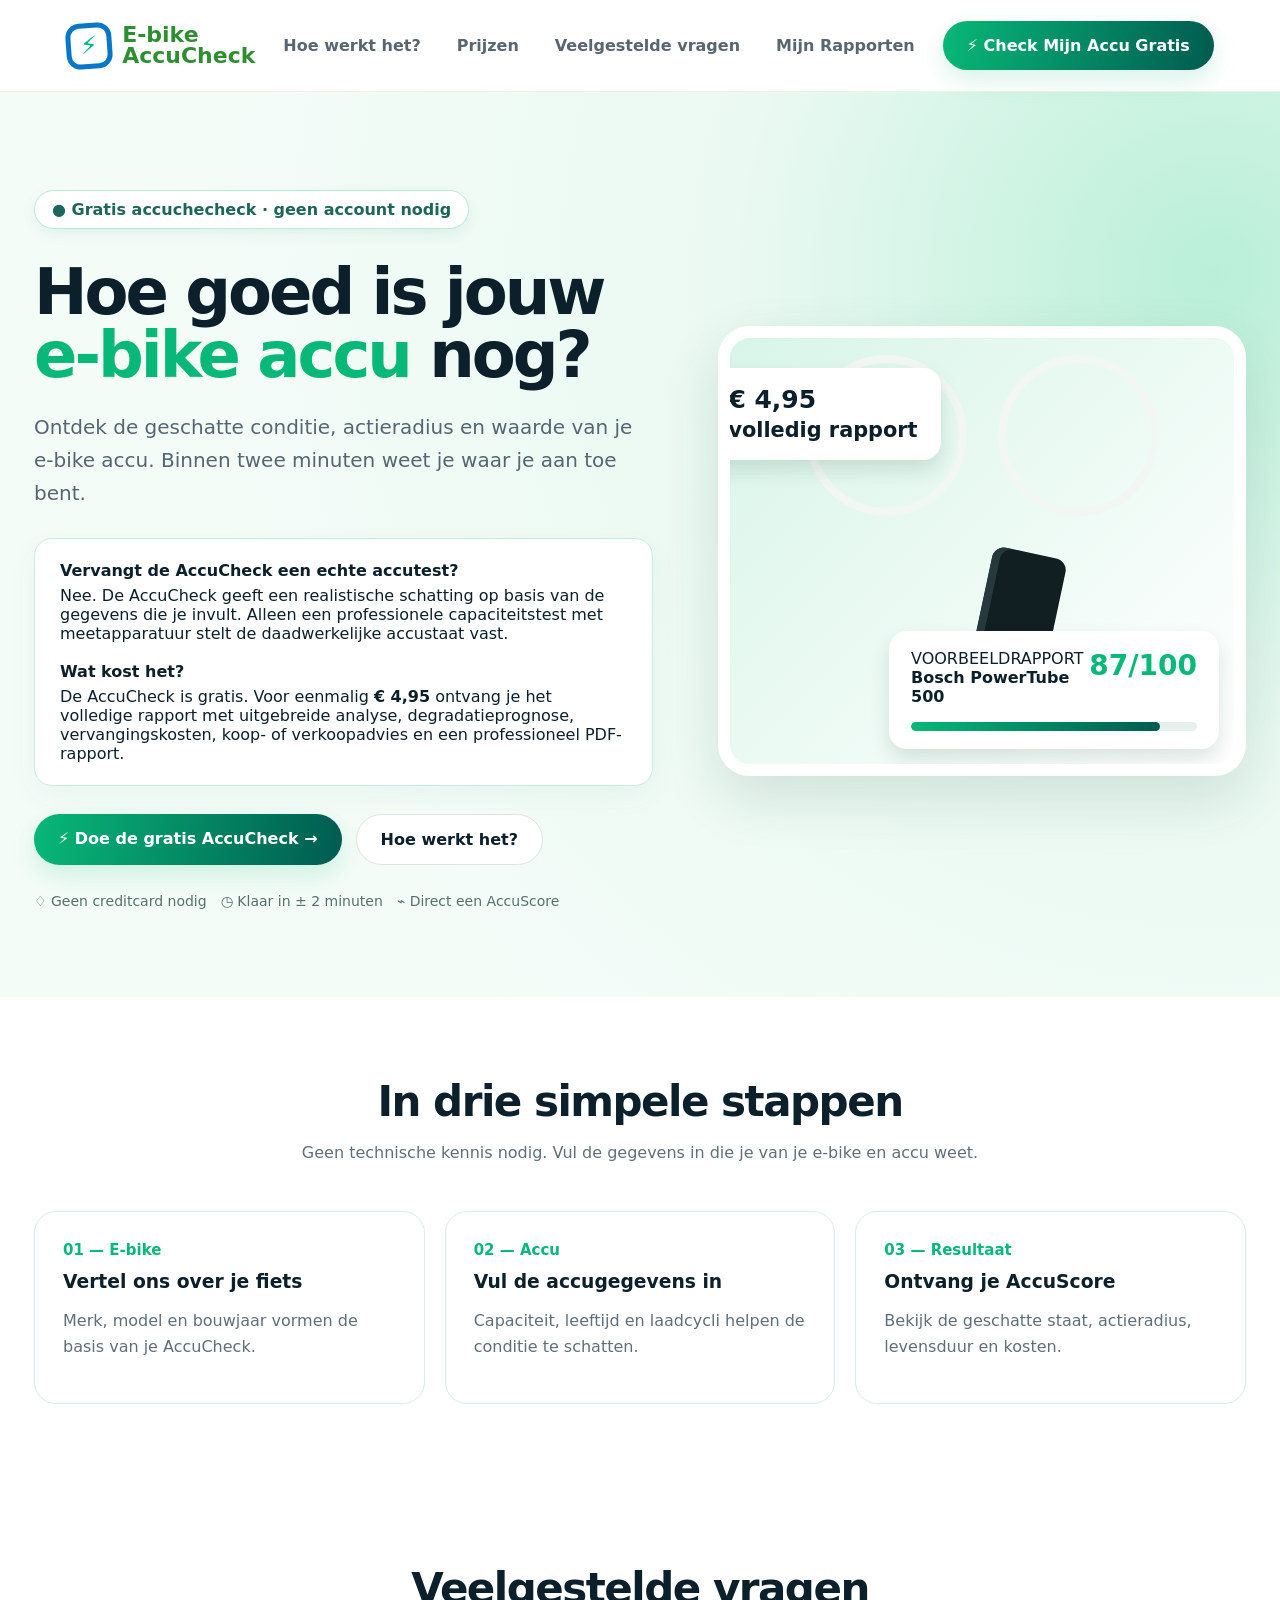
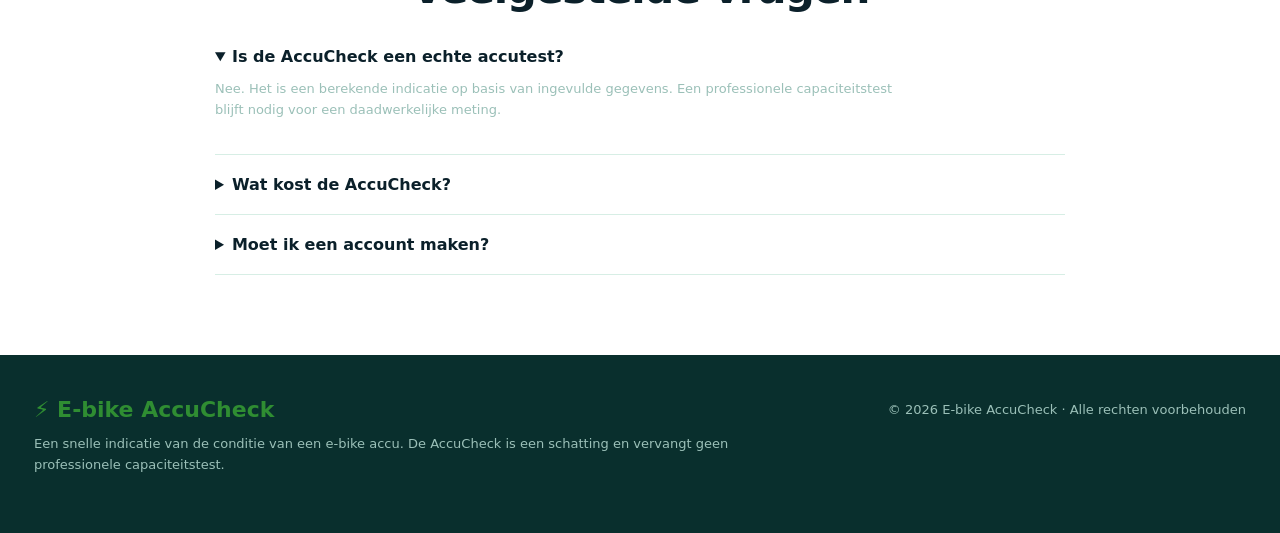
<file: index.html>
<!doctype html><html lang="nl"><head><meta charset="utf-8"><meta name="viewport" content="width=device-width,initial-scale=1"><title>Hoe goed is jouw e-bike accu nog? · E-bike AccuCheck</title><link rel="stylesheet" href="styles.css"></head><body>
<header class="nav"><div class="wrap navin">
<a class="logo" href="index.html"><span class="logo-mark">⚡</span><span>E-bike<br><b>AccuCheck</b></span></a>
<nav class="links"><a href="index.html">Hoe werkt het?</a><a href="volledig-rapport.html">Prijzen</a><a href="index.html#faq">Veelgestelde vragen</a><a href="resultaat.html">Mijn Rapporten</a></nav>
<a class="navcta" href="accucheck.html">⚡ Check Mijn Accu Gratis</a>
</div></header>
<main><section class="hero"><div class="wrap hero-grid"><div>
<span class="pill">● Gratis accuchecheck · geen account nodig</span>
<h1>Hoe goed is jouw <span class="accent">e-bike accu</span> nog?</h1>
<p>Ontdek de geschatte conditie, actieradius en waarde van je e-bike accu. Binnen twee minuten weet je waar je aan toe bent.</p>
<div class="info"><strong>Vervangt de AccuCheck een echte accutest?</strong> Nee. De AccuCheck geeft een realistische schatting op basis van de gegevens die je invult. Alleen een professionele capaciteitstest met meetapparatuur stelt de daadwerkelijke accustaat vast.<br><br><strong>Wat kost het?</strong> De AccuCheck is gratis. Voor eenmalig <b>€ 4,95</b> ontvang je het volledige rapport met uitgebreide analyse, degradatieprognose, vervangingskosten, koop- of verkoopadvies en een professioneel PDF-rapport.</div>
<div class="actions"><a class="btn" href="accucheck.html">⚡ Doe de gratis AccuCheck →</a><a class="btn secondary" href="#how">Hoe werkt het?</a></div>
<div class="trust">♢ Geen creditcard nodig　◷ Klaar in ± 2 minuten　⌁ Direct een AccuScore</div>
</div><div class="visual"><div class="bike-art"><div class="battery"></div></div><div class="price">€ 4,95<br><small>volledig rapport</small></div><div class="scorecard"><span>VOORBEELDRAPPORT</span><span class="score">87/100</span><br><b>Bosch PowerTube 500</b><div class="bar"><span></span></div></div></div></div></section>
<section class="section" id="how"><div class="wrap"><h2>In drie simpele stappen</h2><p class="lead">Geen technische kennis nodig. Vul de gegevens in die je van je e-bike en accu weet.</p><div class="cards"><div class="card"><span class="num">01 — E-bike</span><h3>Vertel ons over je fiets</h3><p>Merk, model en bouwjaar vormen de basis van je AccuCheck.</p></div><div class="card"><span class="num">02 — Accu</span><h3>Vul de accugegevens in</h3><p>Capaciteit, leeftijd en laadcycli helpen de conditie te schatten.</p></div><div class="card"><span class="num">03 — Resultaat</span><h3>Ontvang je AccuScore</h3><p>Bekijk de geschatte staat, actieradius, levensduur en kosten.</p></div></div></div></section>
<section class="section" id="faq"><div class="wrap"><h2>Veelgestelde vragen</h2><div class="faq"><details open><summary>Is de AccuCheck een echte accutest?</summary><p class="small">Nee. Het is een berekende indicatie op basis van ingevulde gegevens. Een professionele capaciteitstest blijft nodig voor een daadwerkelijke meting.</p></details><details><summary>Wat kost de AccuCheck?</summary><p class="small">De basischeck is gratis. Het uitgebreide rapport kost € 4,95.</p></details><details><summary>Moet ik een account maken?</summary><p class="small">Voor de gratis check is geen account nodig.</p></details></div></div></section></main><footer class="footer"><div class="wrap footerin"><div><div class="logo">⚡ E-bike AccuCheck</div><p class="small">Een snelle indicatie van de conditie van een e-bike accu. De AccuCheck is een schatting en vervangt geen professionele capaciteitstest.</p></div><div class="small">© 2026 E-bike AccuCheck · Alle rechten voorbehouden</div></div></footer><script src="app.js"></script></body></html>
</file>
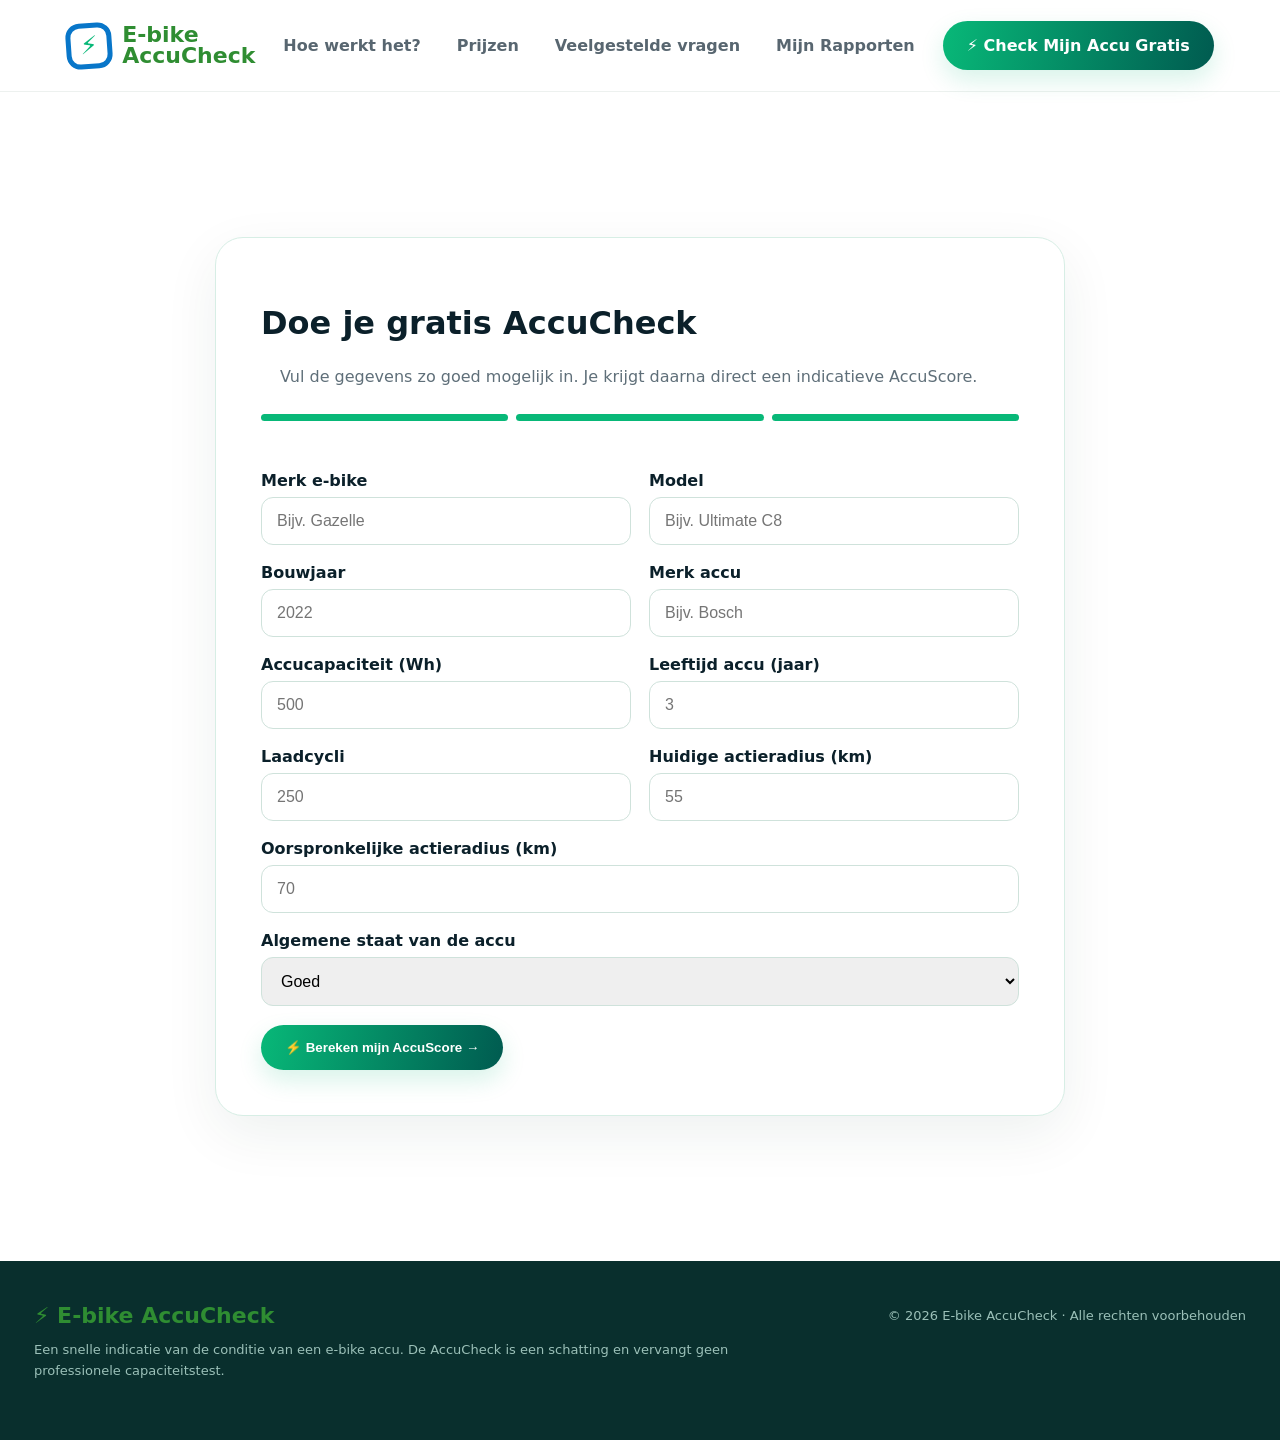
<file: accucheck.html>
<!doctype html><html lang="nl"><head><meta charset="utf-8"><meta name="viewport" content="width=device-width,initial-scale=1"><title>Gratis AccuCheck · E-bike AccuCheck</title><link rel="stylesheet" href="styles.css"></head><body>
<header class="nav"><div class="wrap navin">
<a class="logo" href="index.html"><span class="logo-mark">⚡</span><span>E-bike<br><b>AccuCheck</b></span></a>
<nav class="links"><a href="index.html">Hoe werkt het?</a><a href="volledig-rapport.html">Prijzen</a><a href="index.html#faq">Veelgestelde vragen</a><a href="resultaat.html">Mijn Rapporten</a></nav>
<a class="navcta" href="accucheck.html">⚡ Check Mijn Accu Gratis</a>
</div></header>
<main class="section"><div class="wrap"><div class="formwrap"><h1>Doe je gratis AccuCheck</h1><p class="lead" style="text-align:left;margin-bottom:25px">Vul de gegevens zo goed mogelijk in. Je krijgt daarna direct een indicatieve AccuScore.</p><div class="steps"><span class="step active"></span><span class="step active"></span><span class="step active"></span></div>
<form id="accu-form"><div class="formrow"><div><label>Merk e-bike</label><input name="bike" placeholder="Bijv. Gazelle" required></div><div><label>Model</label><input name="model" placeholder="Bijv. Ultimate C8" required></div></div>
<div class="formrow"><div><label>Bouwjaar</label><input name="year" type="number" min="2000" max="2026" placeholder="2022" required></div><div><label>Merk accu</label><input name="battery" placeholder="Bijv. Bosch"></div></div>
<div class="formrow"><div><label>Accucapaciteit (Wh)</label><input name="wh" type="number" placeholder="500"></div><div><label>Leeftijd accu (jaar)</label><input name="age" type="number" step=".1" placeholder="3"></div></div>
<div class="formrow"><div><label>Laadcycli</label><input name="cycles" type="number" placeholder="250"></div><div><label>Huidige actieradius (km)</label><input name="range" type="number" placeholder="55" required></div></div>
<div><label>Oorspronkelijke actieradius (km)</label><input name="original" type="number" placeholder="70"></div>
<label>Algemene staat van de accu</label><select name="condition"><option>Zeer goed</option><option selected>Goed</option><option>Redelijk</option><option>Slecht</option></select>
<br><br><button class="btn" type="submit">⚡ Bereken mijn AccuScore →</button></form></div></div></main><footer class="footer"><div class="wrap footerin"><div><div class="logo">⚡ E-bike AccuCheck</div><p class="small">Een snelle indicatie van de conditie van een e-bike accu. De AccuCheck is een schatting en vervangt geen professionele capaciteitstest.</p></div><div class="small">© 2026 E-bike AccuCheck · Alle rechten voorbehouden</div></div></footer><script src="app.js"></script></body></html>
</file>
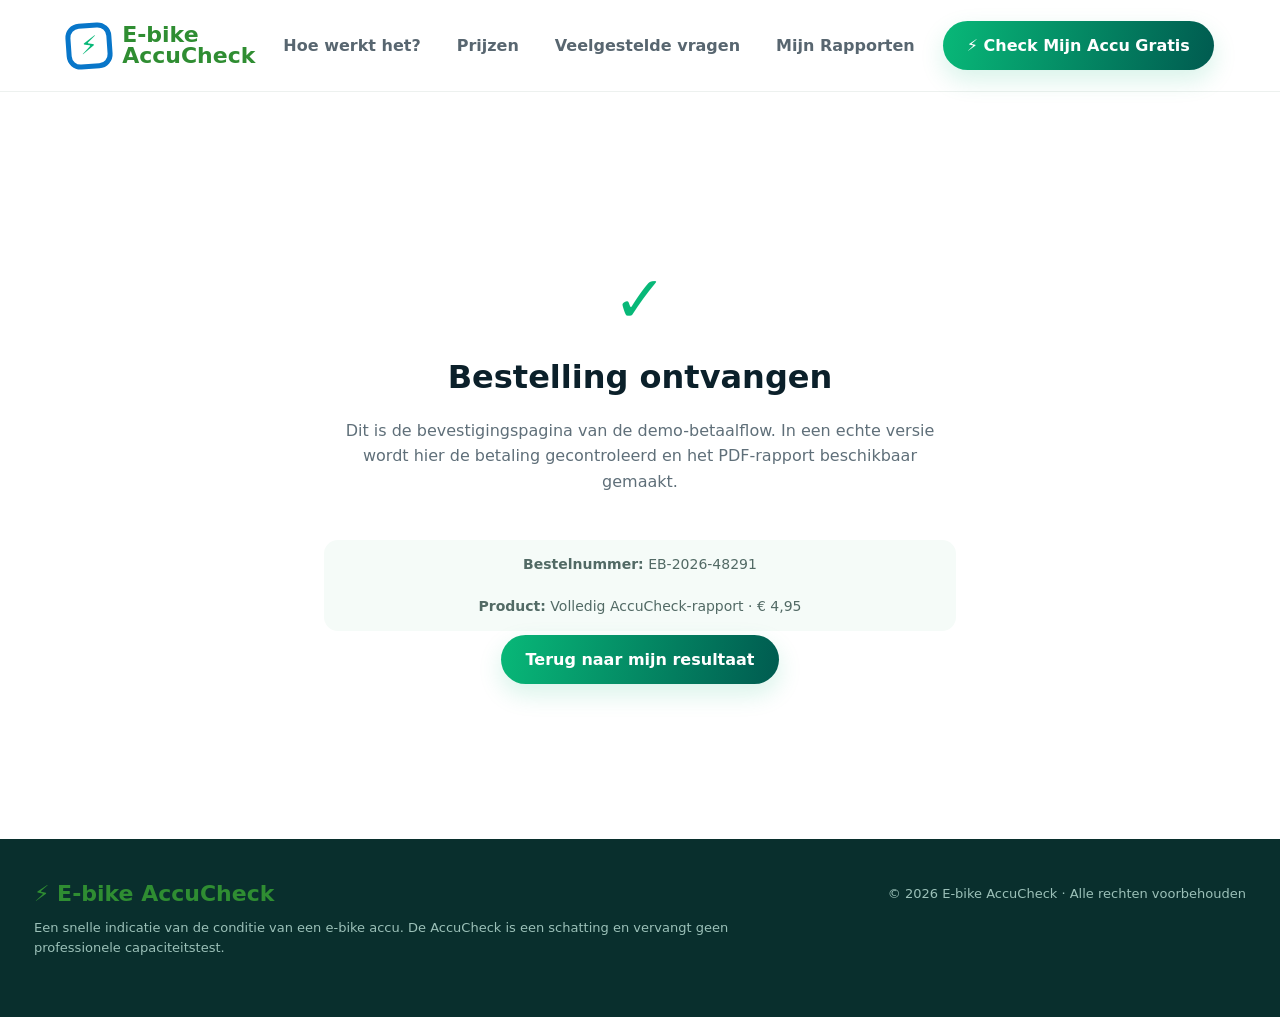
<file: confirmation.html>
<!doctype html><html lang="nl"><head><meta charset="utf-8"><meta name="viewport" content="width=device-width,initial-scale=1"><title>Bestelling bevestigd · E-bike AccuCheck</title><link rel="stylesheet" href="styles.css"></head><body>
<header class="nav"><div class="wrap navin">
<a class="logo" href="index.html"><span class="logo-mark">⚡</span><span>E-bike<br><b>AccuCheck</b></span></a>
<nav class="links"><a href="index.html">Hoe werkt het?</a><a href="volledig-rapport.html">Prijzen</a><a href="index.html#faq">Veelgestelde vragen</a><a href="resultaat.html">Mijn Rapporten</a></nav>
<a class="navcta" href="accucheck.html">⚡ Check Mijn Accu Gratis</a>
</div></header>
<main class="section"><div class="wrap confirmation"><div class="check">✓</div><h1>Bestelling ontvangen</h1><p class="lead">Dit is de bevestigingspagina van de demo-betaalflow. In een echte versie wordt hier de betaling gecontroleerd en het PDF-rapport beschikbaar gemaakt.</p><div class="notice"><b>Bestelnummer:</b> EB-2026-48291<br><br><b>Product:</b> Volledig AccuCheck-rapport · € 4,95</div><br><a class="btn" href="resultaat.html">Terug naar mijn resultaat</a></div></main><footer class="footer"><div class="wrap footerin"><div><div class="logo">⚡ E-bike AccuCheck</div><p class="small">Een snelle indicatie van de conditie van een e-bike accu. De AccuCheck is een schatting en vervangt geen professionele capaciteitstest.</p></div><div class="small">© 2026 E-bike AccuCheck · Alle rechten voorbehouden</div></div></footer><script src="app.js"></script></body></html>
</file>
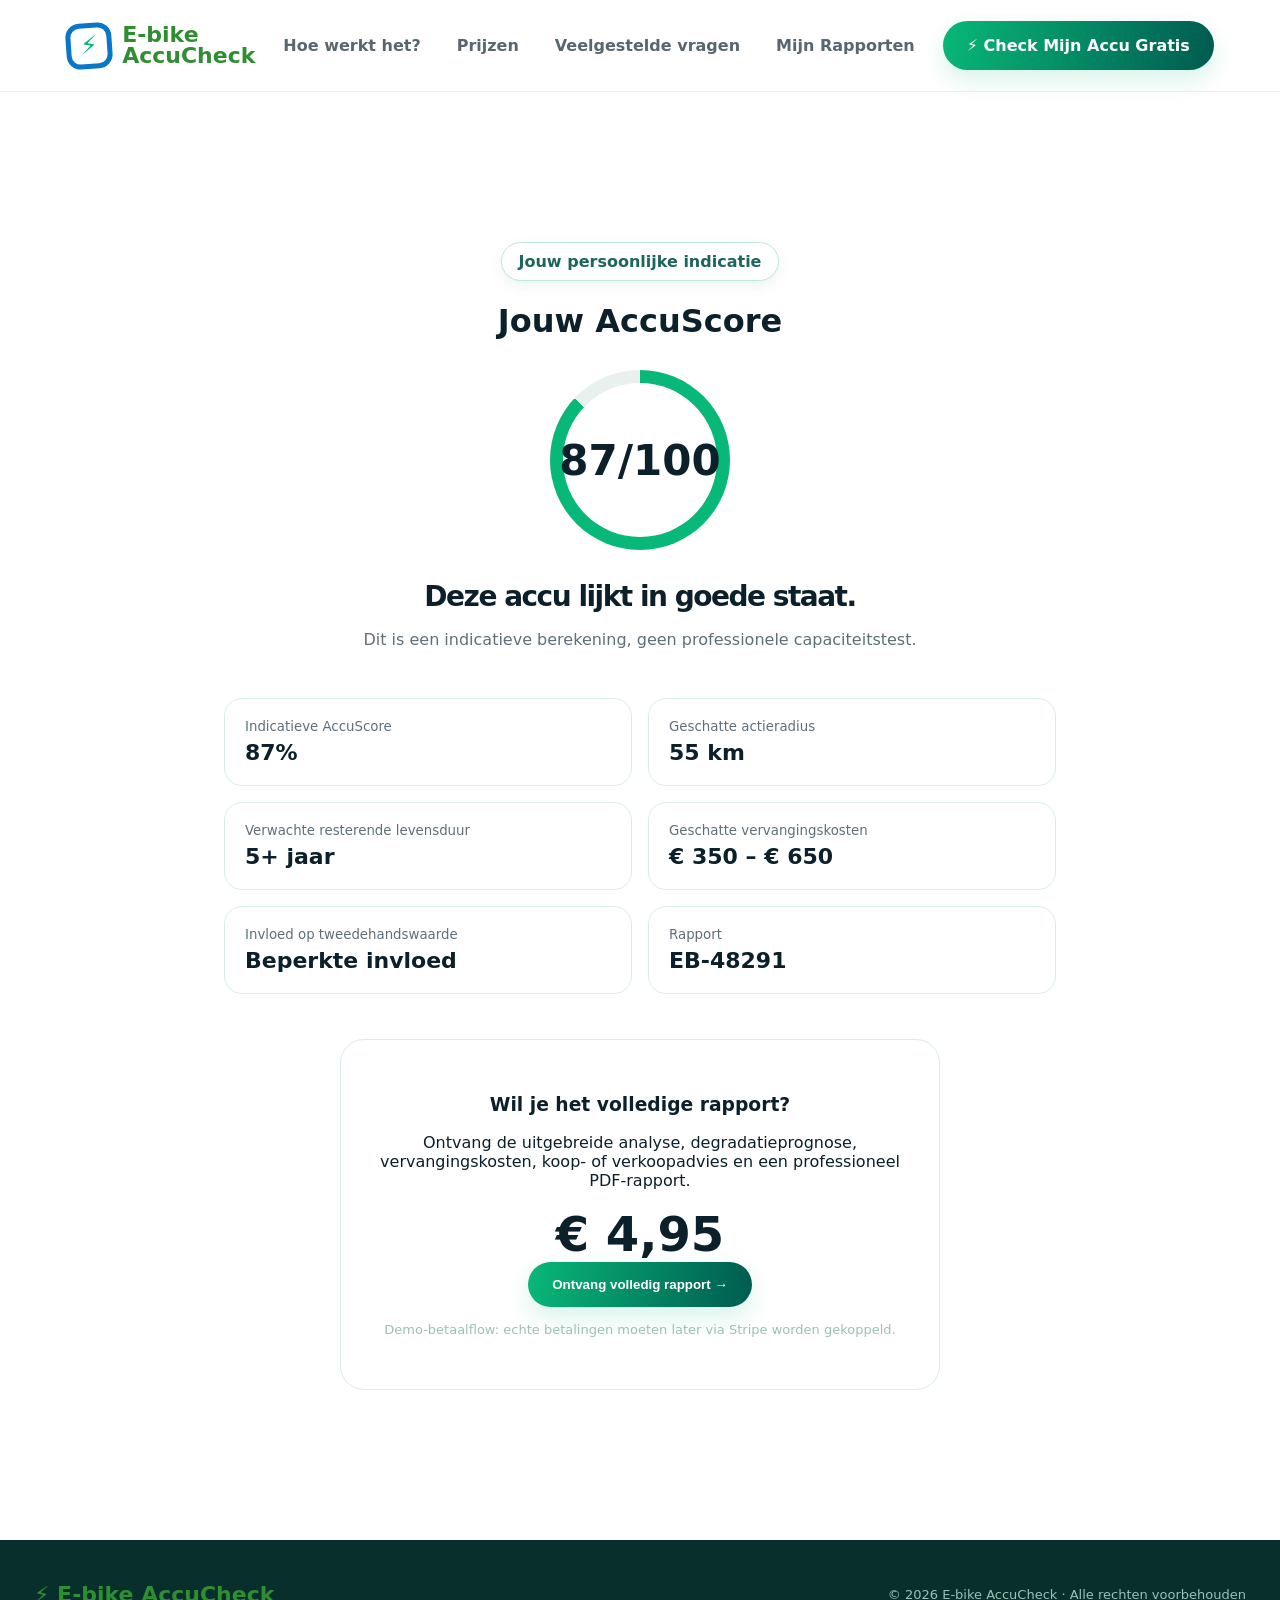
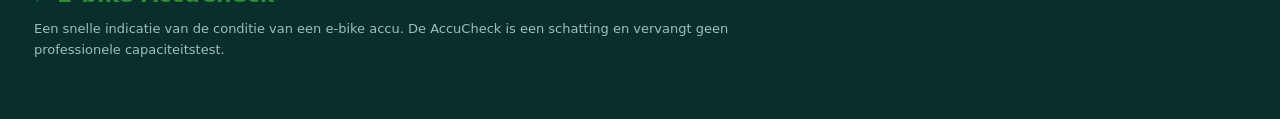
<file: resultaat.html>
<!doctype html><html lang="nl"><head><meta charset="utf-8"><meta name="viewport" content="width=device-width,initial-scale=1"><title>Jouw AccuScore · E-bike AccuCheck</title><link rel="stylesheet" href="styles.css"></head><body>
<header class="nav"><div class="wrap navin">
<a class="logo" href="index.html"><span class="logo-mark">⚡</span><span>E-bike<br><b>AccuCheck</b></span></a>
<nav class="links"><a href="index.html">Hoe werkt het?</a><a href="volledig-rapport.html">Prijzen</a><a href="index.html#faq">Veelgestelde vragen</a><a href="resultaat.html">Mijn Rapporten</a></nav>
<a class="navcta" href="accucheck.html">⚡ Check Mijn Accu Gratis</a>
</div></header>
<main class="section"><div class="wrap result"><span class="pill">Jouw persoonlijke indicatie</span><h1>Jouw AccuScore</h1><div class="ring"><b id="score">87/100</b></div><h2 style="font-size:28px">Deze accu lijkt in goede staat.</h2><p class="lead">Dit is een indicatieve berekening, geen professionele capaciteitstest.</p><div class="metrics"><div class="metric"><small>Indicatieve AccuScore</small><strong id="capacity">87%</strong></div><div class="metric"><small>Geschatte actieradius</small><strong id="range">55 km</strong></div><div class="metric"><small>Verwachte resterende levensduur</small><strong id="life">5+ jaar</strong></div><div class="metric"><small>Geschatte vervangingskosten</small><strong id="replacement">€ 350 – € 650</strong></div><div class="metric"><small>Invloed op tweedehandswaarde</small><strong id="impact">Beperkte invloed</strong></div><div class="metric"><small>Rapport</small><strong>EB-<span id="report">48291</span></strong></div></div><div class="pricebox"><h3>Wil je het volledige rapport?</h3><p>Ontvang de uitgebreide analyse, degradatieprognose, vervangingskosten, koop- of verkoopadvies en een professioneel PDF-rapport.</p><div class="pricebig">€ 4,95</div><button class="btn" id="pay">Ontvang volledig rapport →</button><p class="small">Demo-betaalflow: echte betalingen moeten later via Stripe worden gekoppeld.</p></div></div></main><footer class="footer"><div class="wrap footerin"><div><div class="logo">⚡ E-bike AccuCheck</div><p class="small">Een snelle indicatie van de conditie van een e-bike accu. De AccuCheck is een schatting en vervangt geen professionele capaciteitstest.</p></div><div class="small">© 2026 E-bike AccuCheck · Alle rechten voorbehouden</div></div></footer><script src="app.js"></script></body></html>
</file>
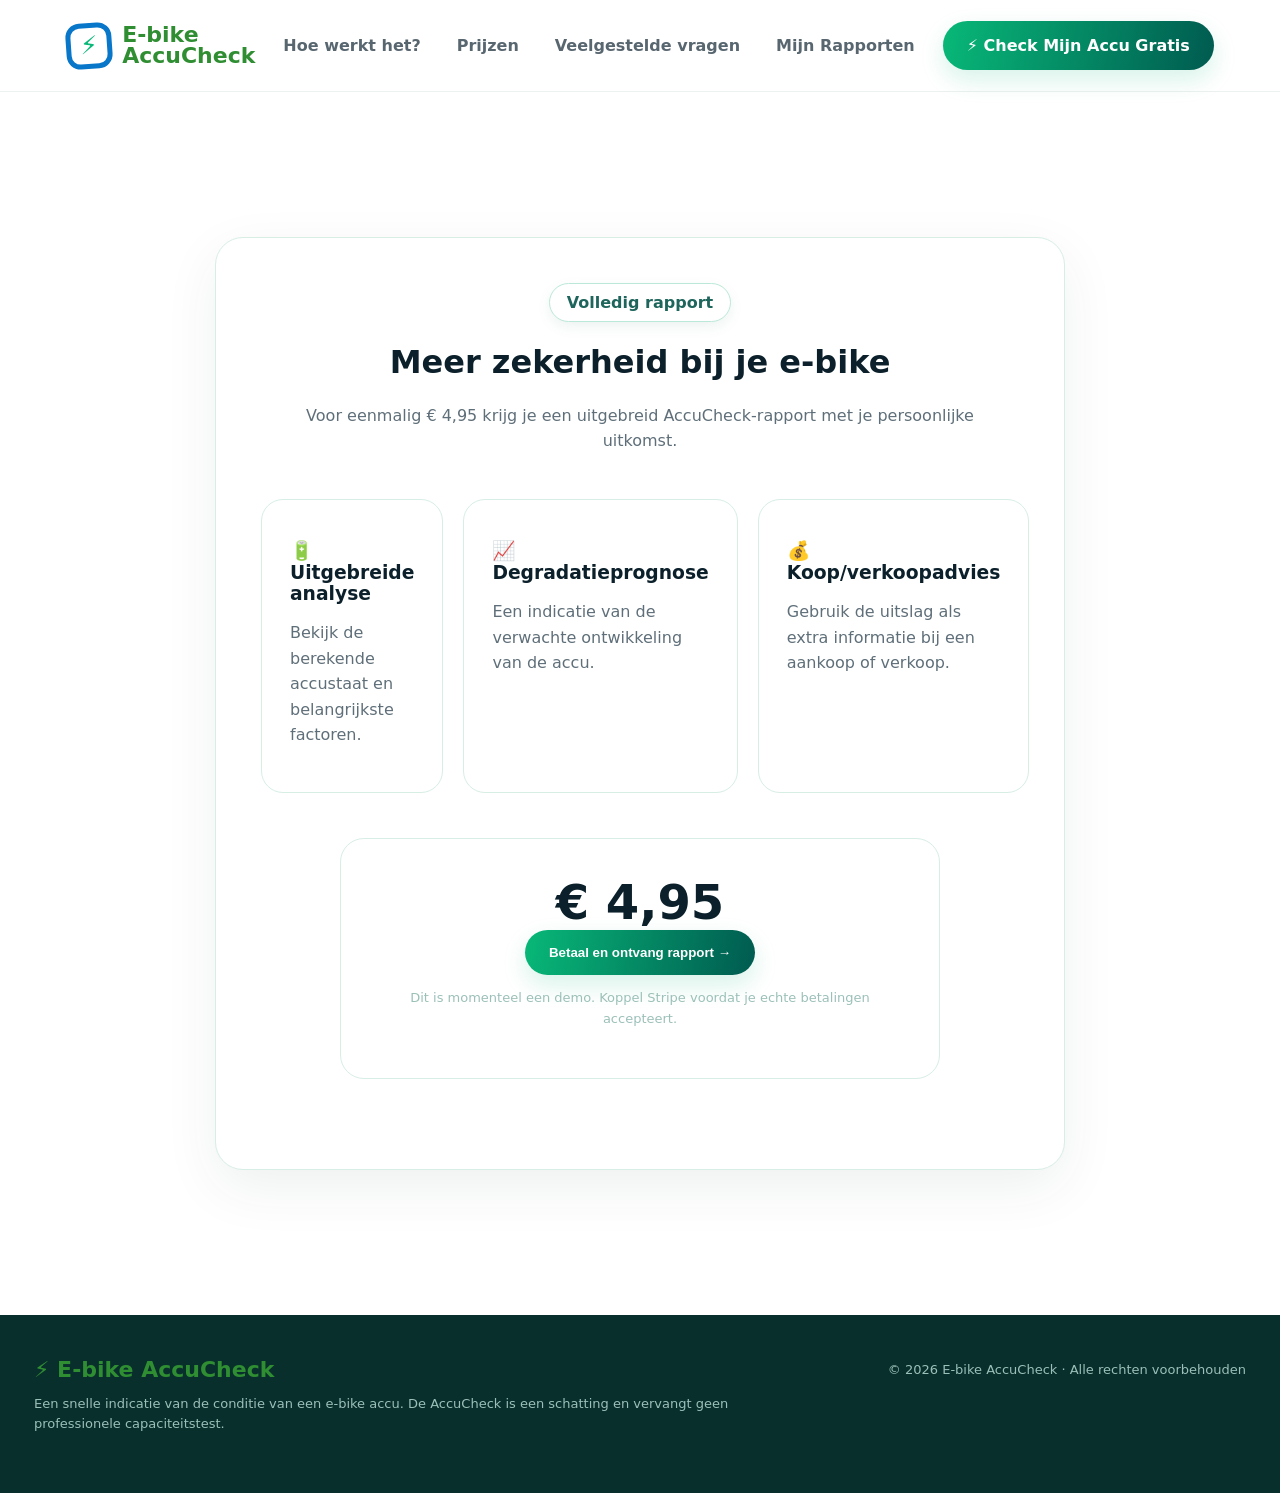
<file: volledig-rapport.html>
<!doctype html><html lang="nl"><head><meta charset="utf-8"><meta name="viewport" content="width=device-width,initial-scale=1"><title>Volledig rapport · E-bike AccuCheck</title><link rel="stylesheet" href="styles.css"></head><body>
<header class="nav"><div class="wrap navin">
<a class="logo" href="index.html"><span class="logo-mark">⚡</span><span>E-bike<br><b>AccuCheck</b></span></a>
<nav class="links"><a href="index.html">Hoe werkt het?</a><a href="volledig-rapport.html">Prijzen</a><a href="index.html#faq">Veelgestelde vragen</a><a href="resultaat.html">Mijn Rapporten</a></nav>
<a class="navcta" href="accucheck.html">⚡ Check Mijn Accu Gratis</a>
</div></header>
<main class="section"><div class="wrap"><div class="formwrap center"><span class="pill">Volledig rapport</span><h1>Meer zekerheid bij je e-bike</h1><p class="lead">Voor eenmalig € 4,95 krijg je een uitgebreid AccuCheck-rapport met je persoonlijke uitkomst.</p><div class="cards" style="text-align:left"><div class="card"><h3>🔋 Uitgebreide analyse</h3><p>Bekijk de berekende accustaat en belangrijkste factoren.</p></div><div class="card"><h3>📈 Degradatieprognose</h3><p>Een indicatie van de verwachte ontwikkeling van de accu.</p></div><div class="card"><h3>💰 Koop/verkoopadvies</h3><p>Gebruik de uitslag als extra informatie bij een aankoop of verkoop.</p></div></div><div class="pricebox"><div class="pricebig">€ 4,95</div><button class="btn" id="pay">Betaal en ontvang rapport →</button><p class="small">Dit is momenteel een demo. Koppel Stripe voordat je echte betalingen accepteert.</p></div></div></div></main><footer class="footer"><div class="wrap footerin"><div><div class="logo">⚡ E-bike AccuCheck</div><p class="small">Een snelle indicatie van de conditie van een e-bike accu. De AccuCheck is een schatting en vervangt geen professionele capaciteitstest.</p></div><div class="small">© 2026 E-bike AccuCheck · Alle rechten voorbehouden</div></div></footer><script src="app.js"></script></body></html>
</file>
<file: styles.css>
:root{--green:#08b878;--darkgreen:#005b50;--ink:#0b202a;--muted:#5f6f79;--bg:#effbf5;--line:#d7eee5;--white:#fff}
*{box-sizing:border-box}html{scroll-behavior:smooth}body{margin:0;font-family:Inter,ui-sans-serif,system-ui,-apple-system,BlinkMacSystemFont,"Segoe UI",sans-serif;color:var(--ink);background:var(--white)}a{text-decoration:none;color:inherit}.nav{height:92px;border-bottom:1px solid #edf1ef;background:#fff;display:flex;align-items:center}.wrap{max-width:1290px;margin:auto;padding:0 34px}.navin{display:flex;align-items:center;justify-content:space-between;gap:28px}.logo{font-weight:900;font-size:22px;line-height:.95;color:#2f8d32;display:flex;align-items:center;gap:10px}.logo-mark{width:46px;height:46px;border:5px solid #0876c9;border-radius:14px;display:grid;place-items:center;color:var(--green);font-size:25px;transform:rotate(-4deg)}.links{display:flex;align-items:center;gap:36px;color:#586670;font-weight:650}.links a:hover{color:var(--green)}.navcta,.btn{border:0;border-radius:999px;background:linear-gradient(100deg,var(--green),var(--darkgreen));color:#fff;font-weight:800;padding:15px 24px;box-shadow:0 10px 25px #0ab8792a;cursor:pointer}.hero{background:radial-gradient(circle at 95% 20%,#b9efd8 0,#eaf9f2 34%,#f4fcf8 72%);padding:98px 0 86px}.hero-grid{display:grid;grid-template-columns:1.08fr .92fr;align-items:center;gap:65px}.pill{display:inline-flex;padding:9px 17px;border:1px solid #bce9d7;background:#fff;border-radius:999px;color:#1e655c;font-weight:750;box-shadow:0 5px 14px #126e4d13}.hero h1{font-size:64px;line-height:.98;letter-spacing:-3px;margin:32px 0 25px;max-width:700px}.accent{color:var(--green)}.hero p{font-size:20px;line-height:1.65;color:#536672;max-width:690px}.info{margin:28px 0;border:1px solid #cceade;background:#fff;border-radius:18px;padding:22px 25px;max-width:690px;box-shadow:0 10px 30px #126e4d0c}.info strong{display:block;margin-bottom:6px}.actions{display:flex;gap:14px;margin:28px 0}.btn.secondary{background:#fff;color:var(--ink);border:1px solid #dbe6e2;box-shadow:none}.trust{display:flex;gap:30px;color:#53716c;font-size:14px}.visual{position:relative;min-height:450px;border-radius:32px;overflow:hidden;background:linear-gradient(135deg,#d8f5e8,#fff);border:12px solid #fff;box-shadow:0 22px 55px #174e3b22;display:flex;align-items:center;justify-content:center}.bike-art{width:80%;height:80%;border-radius:24px;background:linear-gradient(145deg,#1a2e35,#789b8d);position:relative}.bike-art:before,.bike-art:after{content:"";position:absolute;border:8px solid #f2f7f4;border-radius:50%;width:145px;height:145px;bottom:35px}.bike-art:before{left:25px}.bike-art:after{right:25px}.battery{position:absolute;width:75px;height:190px;border-radius:12px;background:#111e22;left:48%;top:25%;transform:rotate(12deg);box-shadow:inset 8px 0 #263a3d}.price{position:absolute;left:-25px;top:30px;background:#fff;padding:17px 23px;border-radius:18px;box-shadow:0 10px 20px #123b2d22;font-size:25px;font-weight:900}.scorecard{position:absolute;right:15px;bottom:15px;background:#fff;border-radius:18px;padding:18px 22px;min-width:330px;box-shadow:0 10px 20px #123b2d22}.score{float:right;color:var(--green);font-size:28px;font-weight:900}.bar{height:9px;border-radius:99px;background:#e5efeb;margin-top:16px;overflow:hidden}.bar span{display:block;height:100%;width:87%;background:linear-gradient(90deg,var(--green),var(--darkgreen));border-radius:99px}.section{padding:80px 0}.section h2{text-align:center;font-size:42px;letter-spacing:-1.5px;margin:0 0 14px}.lead{text-align:center;color:var(--muted);max-width:720px;margin:0 auto 45px;line-height:1.6}.cards{display:grid;grid-template-columns:repeat(3,1fr);gap:20px}.card{border:1px solid var(--line);border-radius:22px;padding:28px;background:#fff}.card h3{margin:12px 0 8px}.card p{color:var(--muted);line-height:1.6}.num{font-size:15px;font-weight:900;color:var(--green)}.formwrap{max-width:850px;margin:65px auto;padding:45px;background:#fff;border:1px solid var(--line);border-radius:28px;box-shadow:0 18px 55px #123b2d12}.steps{display:flex;gap:8px;margin-bottom:32px}.step{height:7px;flex:1;border-radius:99px;background:#e5efeb}.step.active{background:var(--green)}label{display:block;font-weight:750;margin:18px 0 7px}input,select{width:100%;padding:14px 15px;border:1px solid #cfe2db;border-radius:12px;font-size:16px;outline:none}input:focus,select:focus{border-color:var(--green);box-shadow:0 0 0 3px #08b87818}.formrow{display:grid;grid-template-columns:1fr 1fr;gap:18px}.result{max-width:900px;margin:70px auto;text-align:center}.ring{width:180px;height:180px;border-radius:50%;margin:30px auto;display:grid;place-items:center;background:conic-gradient(var(--green) 0 87%,#e8f1ed 87%);position:relative}.ring:after{content:"";position:absolute;inset:13px;border-radius:50%;background:#fff}.ring b{position:relative;z-index:1;font-size:42px}.metrics{display:grid;grid-template-columns:repeat(2,1fr);gap:16px;text-align:left}.metric{padding:20px;border:1px solid var(--line);border-radius:18px}.metric small{color:var(--muted);display:block;margin-bottom:6px}.metric strong{font-size:22px}.footer{background:#092f2d;color:#d7eee7;padding:45px 0}.footerin{display:flex;justify-content:space-between;gap:30px}.small{font-size:13px;color:#9bc0b8;line-height:1.6;max-width:700px}.notice{padding:14px 16px;background:#f5fbf8;border-radius:14px;color:#526a65;font-size:14px;line-height:1.5}.center{text-align:center}.pricebox{max-width:600px;margin:45px auto;padding:35px;border:1px solid var(--line);border-radius:24px;text-align:center}.pricebig{font-size:48px;font-weight:900}.faq{max-width:850px;margin:auto}.faq details{padding:20px 0;border-bottom:1px solid var(--line)}.faq summary{font-weight:800;cursor:pointer}.confirmation{max-width:700px;margin:90px auto;text-align:center}.check{font-size:65px;color:var(--green)}@media(max-width:850px){.links{display:none}.hero{padding:65px 0}.hero-grid{grid-template-columns:1fr}.hero h1{font-size:48px}.cards,.metrics{grid-template-columns:1fr}.formrow{grid-template-columns:1fr}.visual{min-height:360px}.scorecard{min-width:260px}.footerin{flex-direction:column}}
</file>
